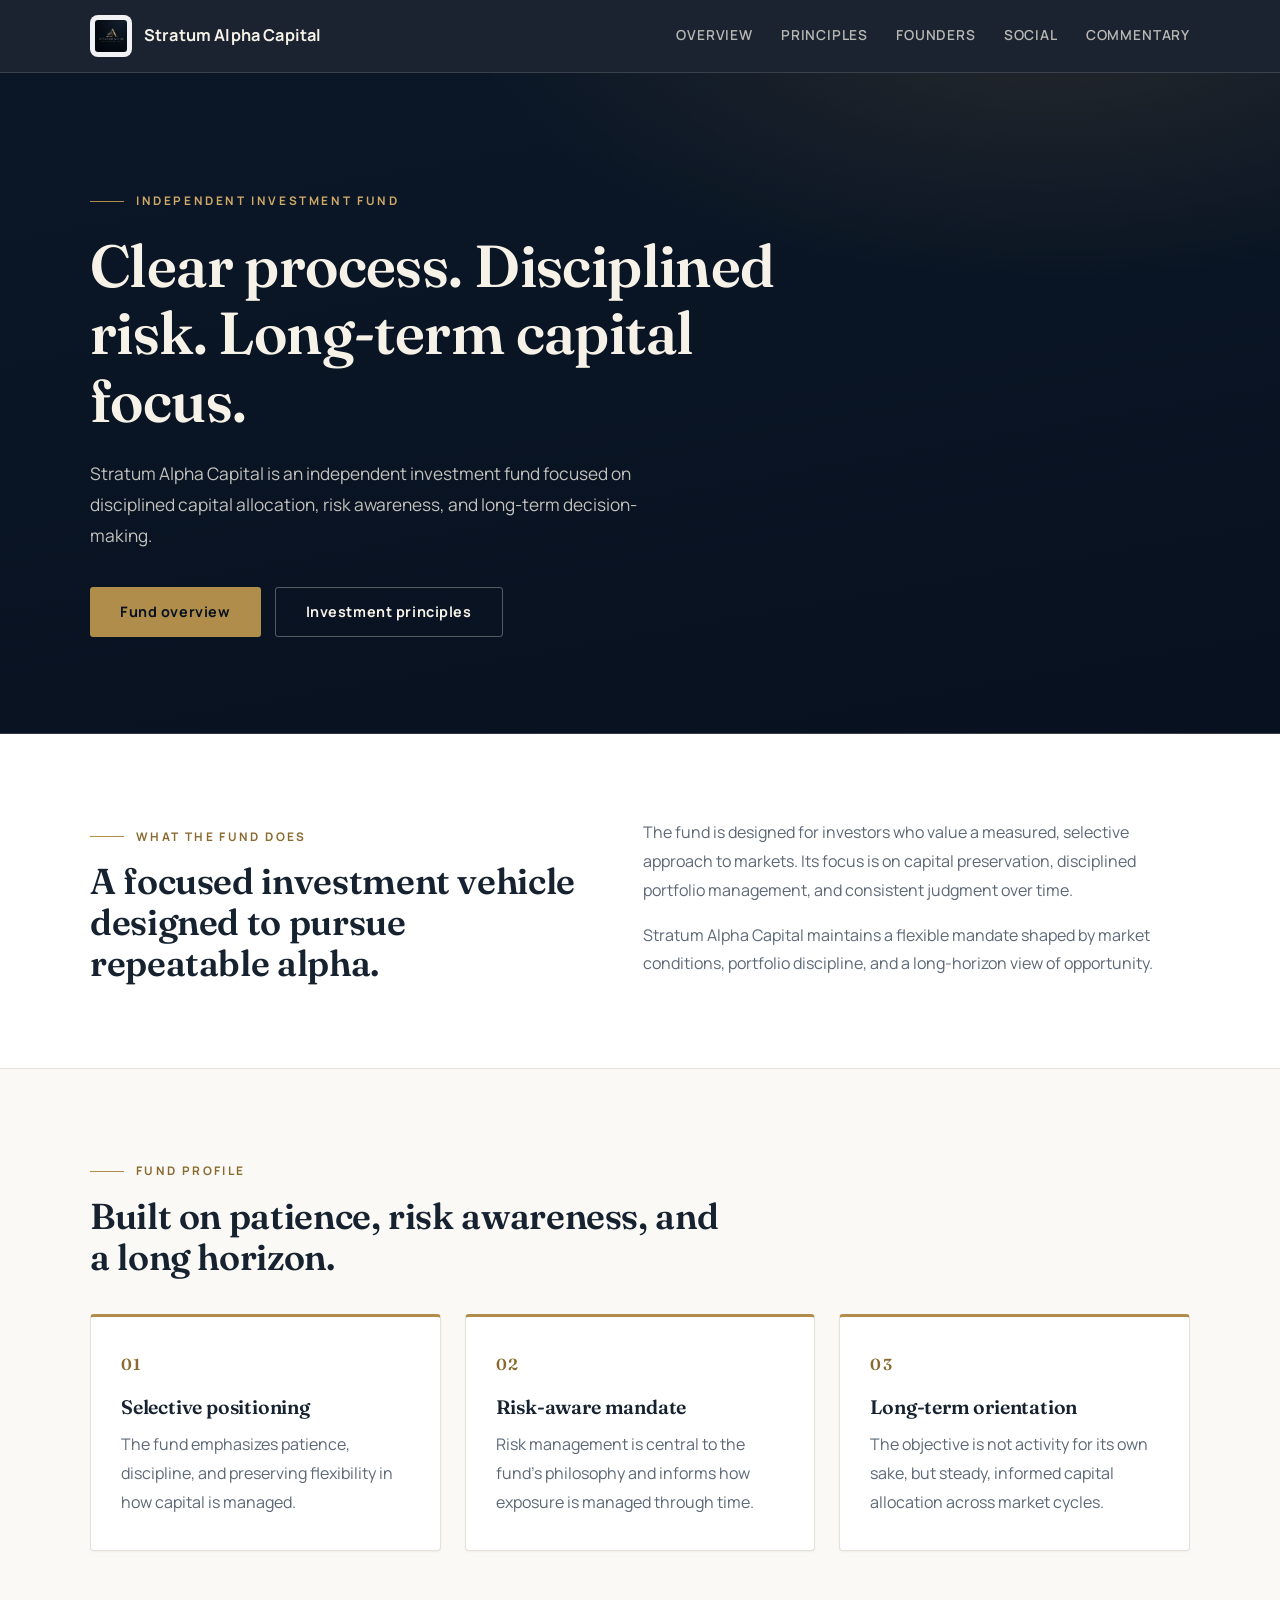
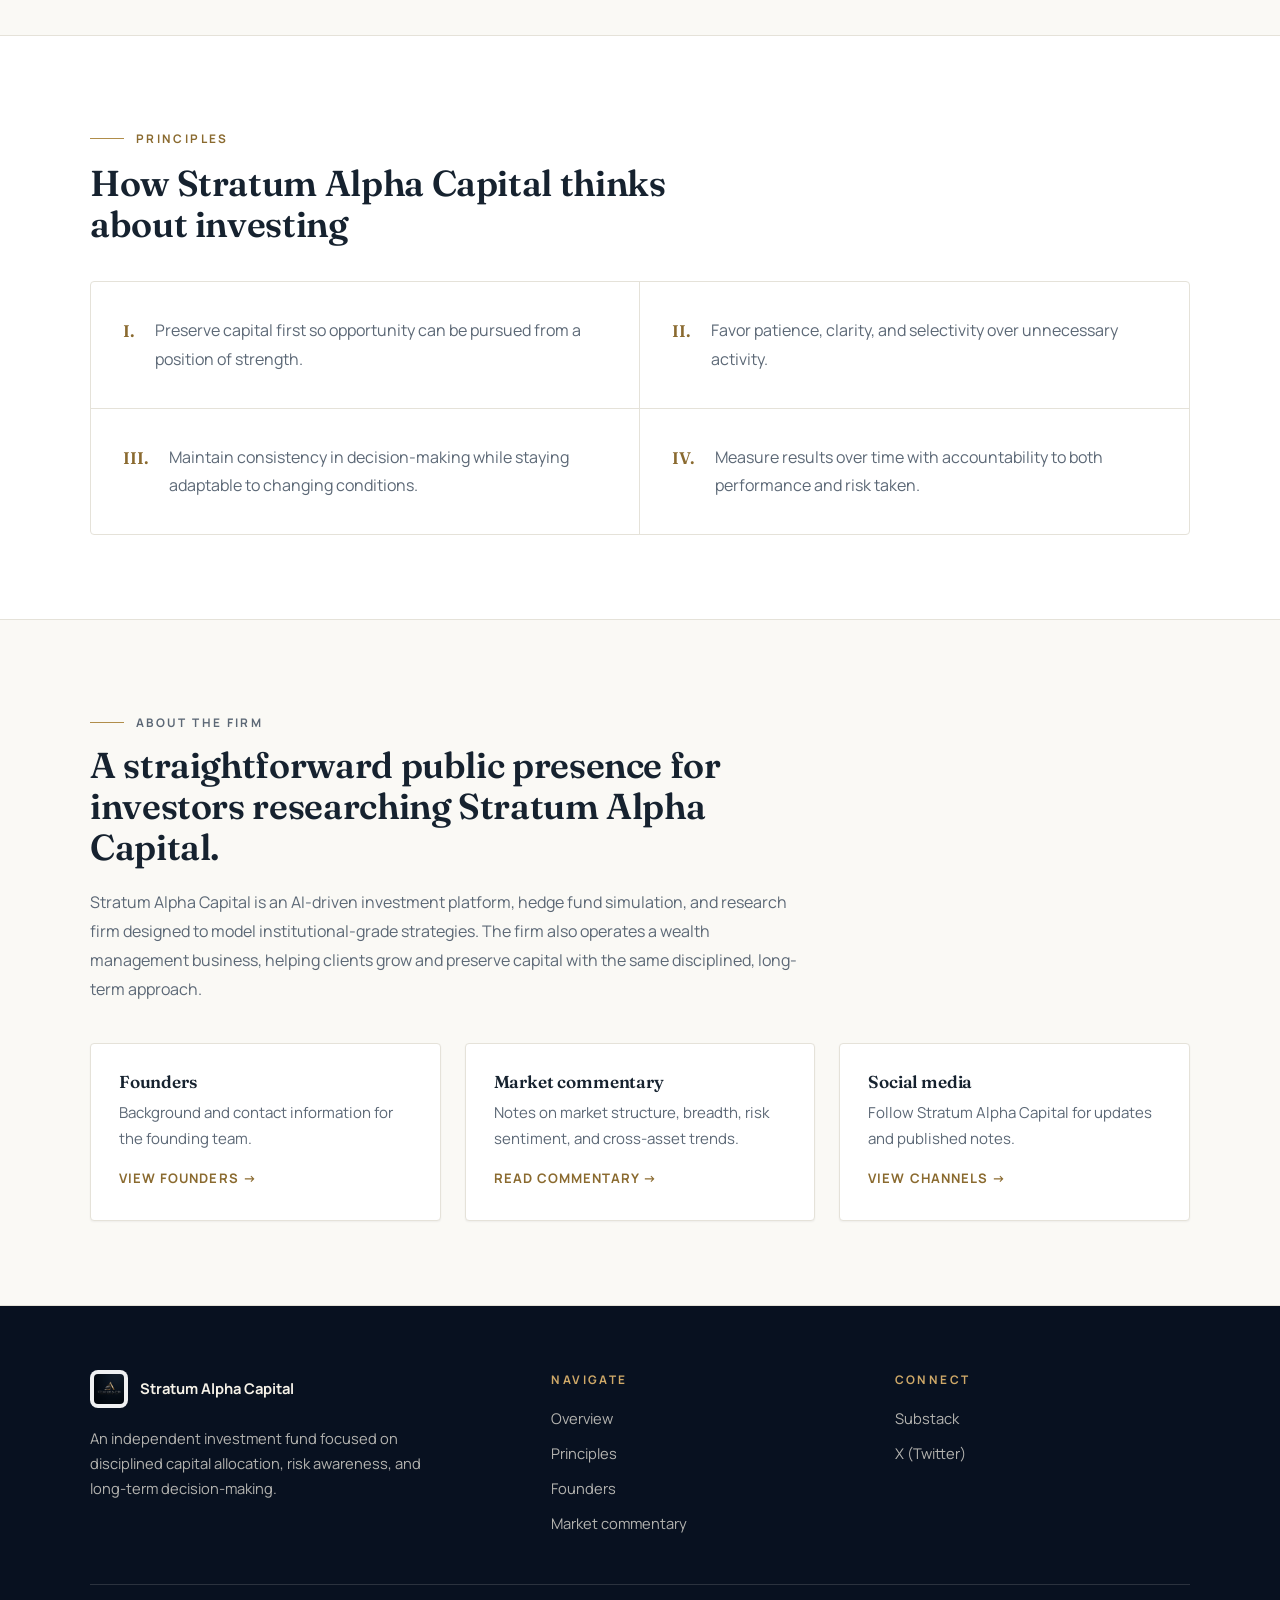
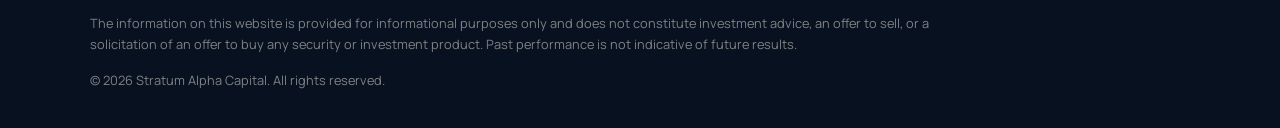
<file: index.html>
<!DOCTYPE html>
<html lang="en">
<head>
  <meta charset="UTF-8">
  <meta name="viewport" content="width=device-width, initial-scale=1.0">
  <title>Stratum Alpha Capital | Disciplined Investment Strategy</title>
  <meta
    name="description"
    content="Stratum Alpha Capital is a disciplined investment fund focused on research, risk management, and consistent decision-making across liquid markets."
  >
  <meta name="robots" content="index, follow">
  <meta name="theme-color" content="#081120">
  <meta property="og:title" content="Stratum Alpha Capital">
  <meta
    property="og:description"
    content="A disciplined investment fund focused on research, risk management, and repeatable capital allocation."
  >
  <meta property="og:type" content="website">
  <meta property="og:url" content="https://www.stratumalphacapital.com/">
  <link rel="canonical" href="https://www.stratumalphacapital.com/">
  <link rel="icon" href="favicon.ico" sizes="48x48">
  <link rel="icon" type="image/png" sizes="96x96" href="assets/favicon-96.png">
  <link rel="icon" type="image/png" sizes="192x192" href="assets/favicon-192.png">
  <link rel="apple-touch-icon" href="assets/apple-touch-icon.png">
  <link rel="preconnect" href="https://fonts.googleapis.com">
  <link rel="preconnect" href="https://fonts.gstatic.com" crossorigin>
  <link
    href="https://fonts.googleapis.com/css2?family=Fraunces:wght@500;600;700&family=Manrope:wght@400;500;600;700&display=swap"
    rel="stylesheet"
  >
  <link rel="stylesheet" href="styles.css?v=2">
  <script type="application/ld+json">
    {
      "@context": "https://schema.org",
      "@type": "Organization",
      "name": "Stratum Alpha Capital",
      "url": "https://www.stratumalphacapital.com/",
      "logo": "https://www.stratumalphacapital.com/assets/stratum-alpha-capital-logo.png",
      "description": "A disciplined investment fund focused on research, risk management, and repeatable capital allocation."
    }
  </script>
</head>
<body id="top">
  <header class="site-header">
    <nav class="topbar container" aria-label="Primary">
      <a class="brand" href="#top" aria-label="Stratum Alpha Capital home">
        <img src="assets/stratum-alpha-capital-logo.png" alt="Stratum Alpha Capital logo">
        <span>Stratum Alpha Capital</span>
      </a>
      <div class="nav-links">
        <a href="#overview">Overview</a>
        <a href="#principles">Principles</a>
        <a href="founders.html">Founders</a>
        <a href="social.html">Social</a>
        <a href="blog.html">Commentary</a>
      </div>
    </nav>
  </header>

  <section class="hero">
    <div class="container">
      <div class="hero-copy">
        <p class="eyebrow">Independent investment fund</p>
        <h1>Clear process. Disciplined risk. <span class="nowrap">Long-term</span> capital focus.</h1>
        <p class="lead">
          Stratum Alpha Capital is an independent investment fund focused on disciplined capital
          allocation, risk awareness, and long-term decision-making.
        </p>
        <div class="hero-actions">
          <a class="button button-primary" href="#overview">Fund overview</a>
          <a class="button button-secondary" href="#principles">Investment principles</a>
        </div>
      </div>
    </div>
  </section>

  <main>
    <section class="section section-alt" id="overview">
      <div class="container two-column">
        <div>
          <p class="section-label">What the fund does</p>
          <h2>A focused investment vehicle designed to pursue repeatable alpha.</h2>
        </div>
        <div class="body-copy">
          <p>
            The fund is designed for investors who value a measured, selective approach to markets.
            Its focus is on capital preservation, disciplined portfolio management, and consistent judgment over time.
          </p>
          <p>
            Stratum Alpha Capital maintains a flexible mandate shaped by market conditions, portfolio
            discipline, and a long-horizon view of opportunity.
          </p>
        </div>
      </div>
    </section>

    <section class="section">
      <div class="container">
        <div class="section-heading">
          <p class="section-label">Fund profile</p>
          <h2>Built on patience, risk awareness, and a long horizon.</h2>
        </div>
        <div class="grid-section">
          <article class="card">
            <span class="card-number">01</span>
            <h3>Selective positioning</h3>
            <p>
              The fund emphasizes patience, discipline, and preserving flexibility in how capital is managed.
            </p>
          </article>
          <article class="card">
            <span class="card-number">02</span>
            <h3>Risk-aware mandate</h3>
            <p>
              Risk management is central to the fund's philosophy and informs how exposure is managed through time.
            </p>
          </article>
          <article class="card">
            <span class="card-number">03</span>
            <h3>Long-term orientation</h3>
            <p>
              The objective is not activity for its own sake, but steady, informed capital allocation across market cycles.
            </p>
          </article>
        </div>
      </div>
    </section>

    <section class="section section-alt" id="principles">
      <div class="container">
        <div class="section-heading">
          <p class="section-label">Principles</p>
          <h2>How Stratum Alpha Capital thinks about investing</h2>
        </div>
        <div class="principles-list">
          <div>
            <span class="principle-number">I.</span>
            <p>Preserve capital first so opportunity can be pursued from a position of strength.</p>
          </div>
          <div>
            <span class="principle-number">II.</span>
            <p>Favor patience, clarity, and selectivity over unnecessary activity.</p>
          </div>
          <div>
            <span class="principle-number">III.</span>
            <p>Maintain consistency in decision-making while staying adaptable to changing conditions.</p>
          </div>
          <div>
            <span class="principle-number">IV.</span>
            <p>Measure results over time with accountability to both performance and risk taken.</p>
          </div>
        </div>
      </div>
    </section>

    <section class="section">
      <div class="container">
        <div class="closing-copy">
          <p class="section-label">About the firm</p>
          <h2>A straightforward public presence for investors researching Stratum Alpha Capital.</h2>
          <p style="margin-top: 20px;">
            Stratum Alpha Capital is an AI-driven investment platform, hedge fund simulation, and research
            firm designed to model institutional-grade strategies. The firm also operates a wealth
            management business, helping clients grow and preserve capital with the same disciplined,
            long-term approach.
          </p>
        </div>
        <div class="link-grid">
          <a class="link-card" href="founders.html">
            <h3>Founders</h3>
            <p>Background and contact information for the founding team.</p>
            <span class="link-card-cta">View founders &rarr;</span>
          </a>
          <a class="link-card" href="blog.html">
            <h3>Market commentary</h3>
            <p>Notes on market structure, breadth, risk sentiment, and cross-asset trends.</p>
            <span class="link-card-cta">Read commentary &rarr;</span>
          </a>
          <a class="link-card" href="social.html">
            <h3>Social media</h3>
            <p>Follow Stratum Alpha Capital for updates and published notes.</p>
            <span class="link-card-cta">View channels &rarr;</span>
          </a>
        </div>
      </div>
    </section>
  </main>

  <footer class="site-footer">
    <div class="container">
      <div class="footer-main">
        <div>
          <div class="footer-brand">
            <img src="assets/stratum-alpha-capital-logo.png" alt="Stratum Alpha Capital logo">
            <span>Stratum Alpha Capital</span>
          </div>
          <p class="footer-tagline">
            An independent investment fund focused on disciplined capital allocation,
            risk awareness, and long-term decision-making.
          </p>
        </div>
        <div>
          <p class="footer-heading">Navigate</p>
          <div class="footer-links">
            <a href="#overview">Overview</a>
            <a href="#principles">Principles</a>
            <a href="founders.html">Founders</a>
            <a href="blog.html">Market commentary</a>
          </div>
        </div>
        <div>
          <p class="footer-heading">Connect</p>
          <div class="footer-links">
            <a href="https://substack.com/@stratumalphacapital" target="_blank" rel="noopener noreferrer">Substack</a>
            <a href="https://x.com/StratumAlphaCap" target="_blank" rel="noopener noreferrer">X (Twitter)</a>
          </div>
        </div>
      </div>
      <div class="footer-legal">
        <p class="footer-disclaimer">
          The information on this website is provided for informational purposes only and does not
          constitute investment advice, an offer to sell, or a solicitation of an offer to buy any
          security or investment product. Past performance is not indicative of future results.
        </p>
        <p class="footer-copyright">&copy; 2026 Stratum Alpha Capital. All rights reserved.</p>
      </div>
    </div>
  </footer>
</body>
</html>
</file>
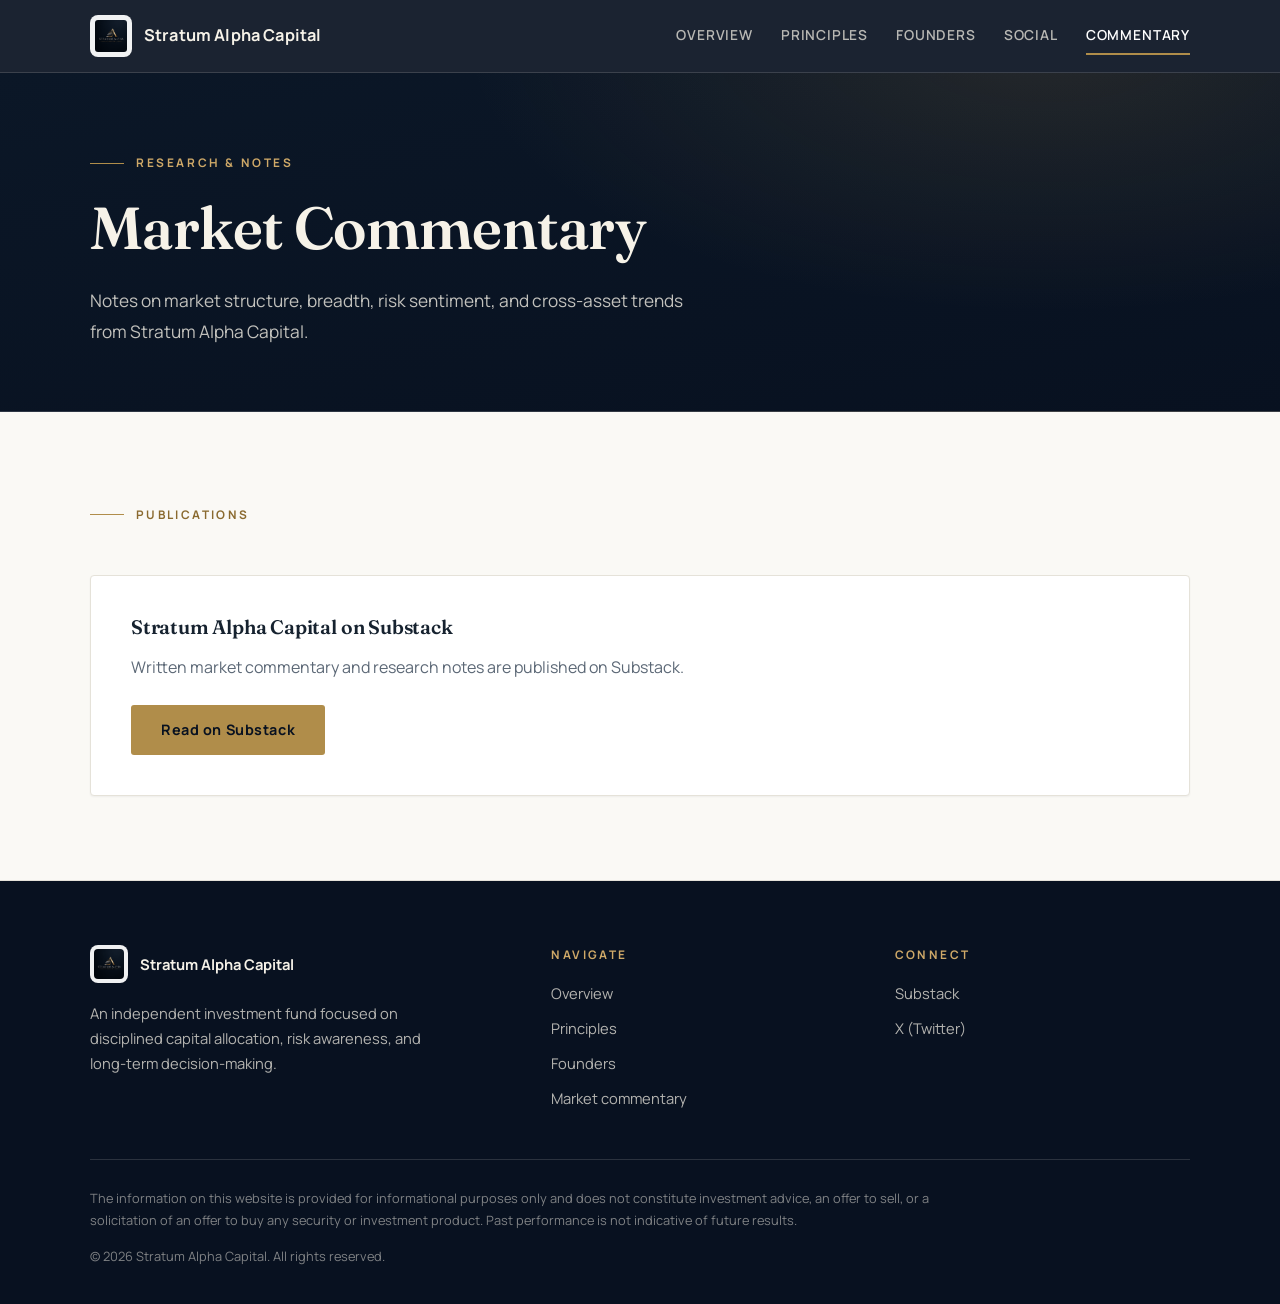
<file: blog.html>
<!DOCTYPE html>
<html lang="en">
<head>
  <meta charset="UTF-8">
  <meta name="viewport" content="width=device-width, initial-scale=1.0">
  <title>Market Commentary | Stratum Alpha Capital</title>
  <meta
    name="description"
    content="Market commentary and research notes from Stratum Alpha Capital."
  >
  <meta name="robots" content="index, follow">
  <meta name="theme-color" content="#081120">
  <link rel="canonical" href="https://www.stratumalphacapital.com/blog.html">
  <link rel="icon" href="favicon.ico" sizes="48x48">
  <link rel="icon" type="image/png" sizes="96x96" href="assets/favicon-96.png">
  <link rel="icon" type="image/png" sizes="192x192" href="assets/favicon-192.png">
  <link rel="apple-touch-icon" href="assets/apple-touch-icon.png">
  <link rel="preconnect" href="https://fonts.googleapis.com">
  <link rel="preconnect" href="https://fonts.gstatic.com" crossorigin>
  <link
    href="https://fonts.googleapis.com/css2?family=Fraunces:wght@500;600;700&family=Manrope:wght@400;500;600;700&display=swap"
    rel="stylesheet"
  >
  <link rel="stylesheet" href="styles.css?v=2">
</head>
<body>
  <header class="site-header">
    <nav class="topbar container" aria-label="Primary">
      <a class="brand" href="index.html" aria-label="Stratum Alpha Capital home">
        <img src="assets/stratum-alpha-capital-logo.png" alt="Stratum Alpha Capital logo">
        <span>Stratum Alpha Capital</span>
      </a>
      <div class="nav-links">
        <a href="index.html#overview">Overview</a>
        <a href="index.html#principles">Principles</a>
        <a href="founders.html">Founders</a>
        <a href="social.html">Social</a>
        <a href="blog.html" aria-current="page">Commentary</a>
      </div>
    </nav>
  </header>

  <section class="hero">
    <div class="container">
      <div class="hero-copy hero-compact">
        <p class="eyebrow">Research &amp; notes</p>
        <h1>Market Commentary</h1>
        <p class="lead">
          Notes on market structure, breadth, risk sentiment, and cross-asset trends from Stratum Alpha Capital.
        </p>
      </div>
    </div>
  </section>

  <main>
    <section class="section">
      <div class="container">
        <div class="section-heading">
          <p class="section-label">Publications</p>
        </div>
        <article class="blog-post-card">
          <div class="blog-post-copy">
            <h3>Stratum Alpha Capital on Substack</h3>
            <p class="blog-post-summary">
              Written market commentary and research notes are published on Substack.
            </p>
            <p style="margin: 24px 0 0;">
              <a
                class="button button-primary"
                href="https://substack.com/@stratumalphacapital"
                target="_blank"
                rel="noopener noreferrer"
              >Read on Substack</a>
            </p>
          </div>
        </article>
      </div>
    </section>
  </main>

  <footer class="site-footer">
    <div class="container">
      <div class="footer-main">
        <div>
          <div class="footer-brand">
            <img src="assets/stratum-alpha-capital-logo.png" alt="Stratum Alpha Capital logo">
            <span>Stratum Alpha Capital</span>
          </div>
          <p class="footer-tagline">
            An independent investment fund focused on disciplined capital allocation,
            risk awareness, and long-term decision-making.
          </p>
        </div>
        <div>
          <p class="footer-heading">Navigate</p>
          <div class="footer-links">
            <a href="index.html#overview">Overview</a>
            <a href="index.html#principles">Principles</a>
            <a href="founders.html">Founders</a>
            <a href="blog.html">Market commentary</a>
          </div>
        </div>
        <div>
          <p class="footer-heading">Connect</p>
          <div class="footer-links">
            <a href="https://substack.com/@stratumalphacapital" target="_blank" rel="noopener noreferrer">Substack</a>
            <a href="https://x.com/StratumAlphaCap" target="_blank" rel="noopener noreferrer">X (Twitter)</a>
          </div>
        </div>
      </div>
      <div class="footer-legal">
        <p class="footer-disclaimer">
          The information on this website is provided for informational purposes only and does not
          constitute investment advice, an offer to sell, or a solicitation of an offer to buy any
          security or investment product. Past performance is not indicative of future results.
        </p>
        <p class="footer-copyright">&copy; 2026 Stratum Alpha Capital. All rights reserved.</p>
      </div>
    </div>
  </footer>
</body>
</html>
</file>
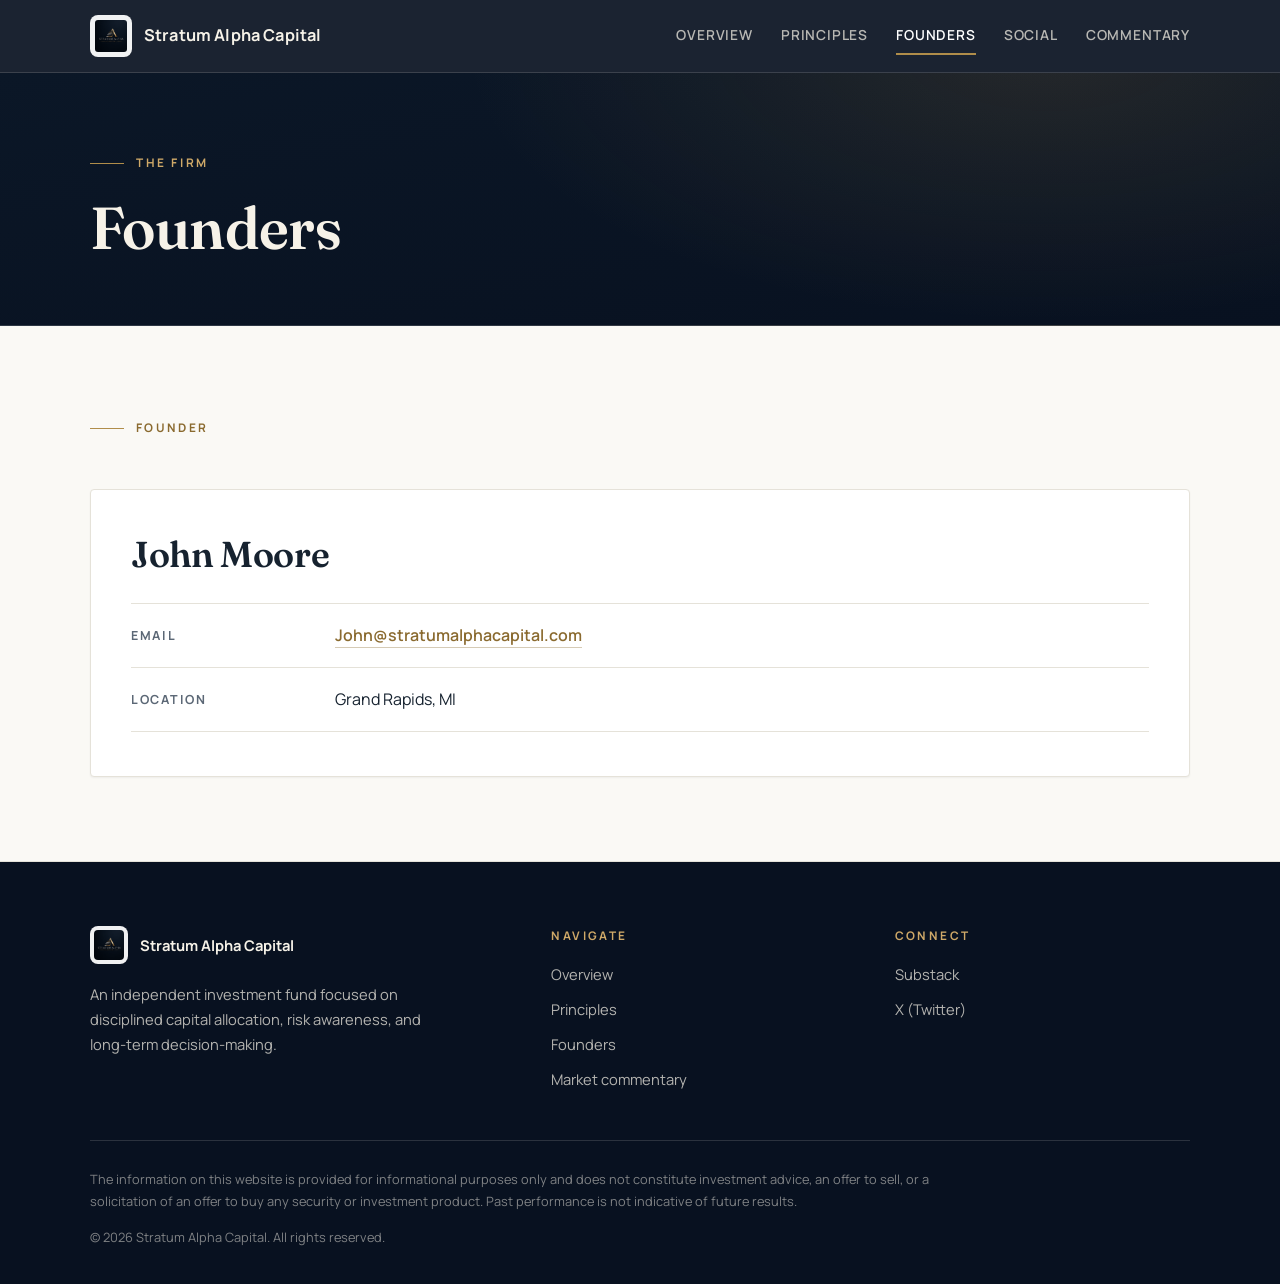
<file: founders.html>
<!DOCTYPE html>
<html lang="en">
<head>
  <meta charset="UTF-8">
  <meta name="viewport" content="width=device-width, initial-scale=1.0">
  <title>Founders | Stratum Alpha Capital</title>
  <meta
    name="description"
    content="Founders information for Stratum Alpha Capital."
  >
  <meta name="robots" content="index, follow">
  <meta name="theme-color" content="#081120">
  <link rel="canonical" href="https://www.stratumalphacapital.com/founders.html">
  <link rel="icon" href="favicon.ico" sizes="48x48">
  <link rel="icon" type="image/png" sizes="96x96" href="assets/favicon-96.png">
  <link rel="icon" type="image/png" sizes="192x192" href="assets/favicon-192.png">
  <link rel="apple-touch-icon" href="assets/apple-touch-icon.png">
  <link rel="preconnect" href="https://fonts.googleapis.com">
  <link rel="preconnect" href="https://fonts.gstatic.com" crossorigin>
  <link
    href="https://fonts.googleapis.com/css2?family=Fraunces:wght@500;600;700&family=Manrope:wght@400;500;600;700&display=swap"
    rel="stylesheet"
  >
  <link rel="stylesheet" href="styles.css?v=2">
</head>
<body>
  <header class="site-header">
    <nav class="topbar container" aria-label="Primary">
      <a class="brand" href="index.html" aria-label="Stratum Alpha Capital home">
        <img src="assets/stratum-alpha-capital-logo.png" alt="Stratum Alpha Capital logo">
        <span>Stratum Alpha Capital</span>
      </a>
      <div class="nav-links">
        <a href="index.html#overview">Overview</a>
        <a href="index.html#principles">Principles</a>
        <a href="founders.html" aria-current="page">Founders</a>
        <a href="social.html">Social</a>
        <a href="blog.html">Commentary</a>
      </div>
    </nav>
  </header>

  <section class="hero">
    <div class="container">
      <div class="hero-copy hero-compact">
        <p class="eyebrow">The firm</p>
        <h1>Founders</h1>
      </div>
    </div>
  </section>

  <main>
    <section class="section" id="founder-profile">
      <div class="container">
        <div class="section-heading">
          <p class="section-label">Founder</p>
        </div>
        <div class="detail-panel">
          <h2>John Moore</h2>
          <div class="detail-list">
            <div>
              <span class="detail-term">Email</span>
              <p class="detail-value">
                <a class="text-link" href="mailto:John@stratumalphacapital.com">John@stratumalphacapital.com</a>
              </p>
            </div>
            <div>
              <span class="detail-term">Location</span>
              <p class="detail-value">Grand Rapids, MI</p>
            </div>
          </div>
        </div>
      </div>
    </section>
  </main>

  <footer class="site-footer">
    <div class="container">
      <div class="footer-main">
        <div>
          <div class="footer-brand">
            <img src="assets/stratum-alpha-capital-logo.png" alt="Stratum Alpha Capital logo">
            <span>Stratum Alpha Capital</span>
          </div>
          <p class="footer-tagline">
            An independent investment fund focused on disciplined capital allocation,
            risk awareness, and long-term decision-making.
          </p>
        </div>
        <div>
          <p class="footer-heading">Navigate</p>
          <div class="footer-links">
            <a href="index.html#overview">Overview</a>
            <a href="index.html#principles">Principles</a>
            <a href="founders.html">Founders</a>
            <a href="blog.html">Market commentary</a>
          </div>
        </div>
        <div>
          <p class="footer-heading">Connect</p>
          <div class="footer-links">
            <a href="https://substack.com/@stratumalphacapital" target="_blank" rel="noopener noreferrer">Substack</a>
            <a href="https://x.com/StratumAlphaCap" target="_blank" rel="noopener noreferrer">X (Twitter)</a>
          </div>
        </div>
      </div>
      <div class="footer-legal">
        <p class="footer-disclaimer">
          The information on this website is provided for informational purposes only and does not
          constitute investment advice, an offer to sell, or a solicitation of an offer to buy any
          security or investment product. Past performance is not indicative of future results.
        </p>
        <p class="footer-copyright">&copy; 2026 Stratum Alpha Capital. All rights reserved.</p>
      </div>
    </div>
  </footer>
</body>
</html>
</file>
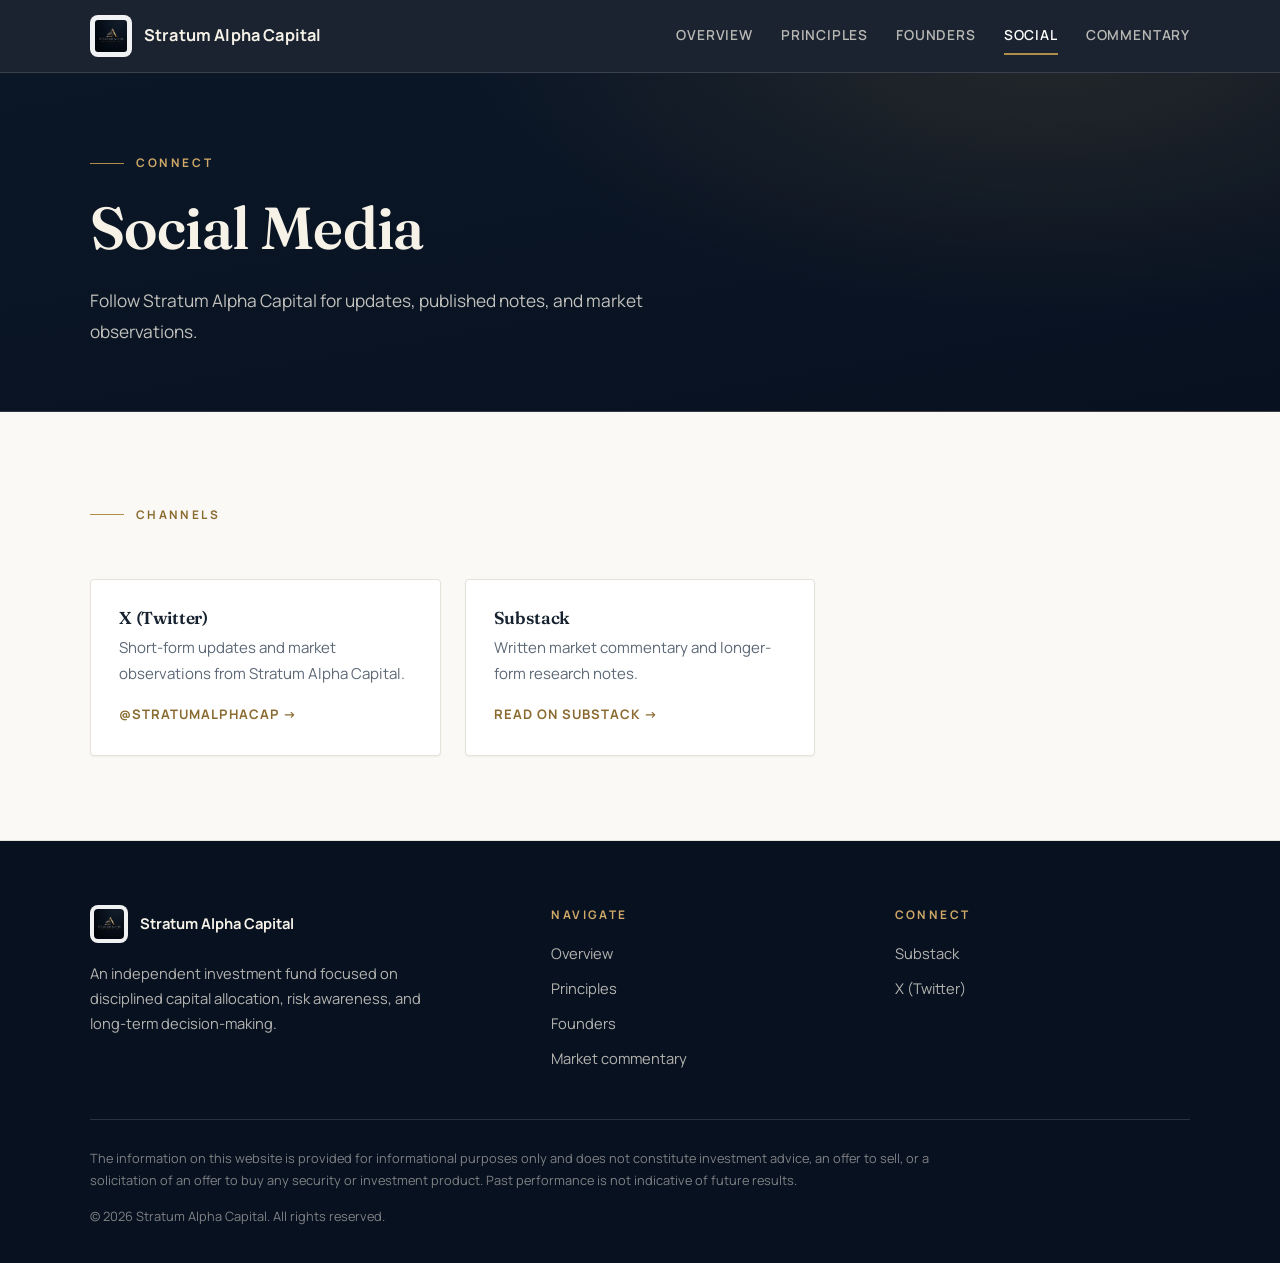
<file: social.html>
<!DOCTYPE html>
<html lang="en">
<head>
  <meta charset="UTF-8">
  <meta name="viewport" content="width=device-width, initial-scale=1.0">
  <title>Social Media | Stratum Alpha Capital</title>
  <meta
    name="description"
    content="Social media links for Stratum Alpha Capital."
  >
  <meta name="robots" content="index, follow">
  <meta name="theme-color" content="#081120">
  <link rel="canonical" href="https://www.stratumalphacapital.com/social.html">
  <link rel="icon" href="favicon.ico" sizes="48x48">
  <link rel="icon" type="image/png" sizes="96x96" href="assets/favicon-96.png">
  <link rel="icon" type="image/png" sizes="192x192" href="assets/favicon-192.png">
  <link rel="apple-touch-icon" href="assets/apple-touch-icon.png">
  <link rel="preconnect" href="https://fonts.googleapis.com">
  <link rel="preconnect" href="https://fonts.gstatic.com" crossorigin>
  <link
    href="https://fonts.googleapis.com/css2?family=Fraunces:wght@500;600;700&family=Manrope:wght@400;500;600;700&display=swap"
    rel="stylesheet"
  >
  <link rel="stylesheet" href="styles.css?v=2">
</head>
<body>
  <header class="site-header">
    <nav class="topbar container" aria-label="Primary">
      <a class="brand" href="index.html" aria-label="Stratum Alpha Capital home">
        <img src="assets/stratum-alpha-capital-logo.png" alt="Stratum Alpha Capital logo">
        <span>Stratum Alpha Capital</span>
      </a>
      <div class="nav-links">
        <a href="index.html#overview">Overview</a>
        <a href="index.html#principles">Principles</a>
        <a href="founders.html">Founders</a>
        <a href="social.html" aria-current="page">Social</a>
        <a href="blog.html">Commentary</a>
      </div>
    </nav>
  </header>

  <section class="hero">
    <div class="container">
      <div class="hero-copy hero-compact">
        <p class="eyebrow">Connect</p>
        <h1>Social Media</h1>
        <p class="lead">
          Follow Stratum Alpha Capital for updates, published notes, and market observations.
        </p>
      </div>
    </div>
  </section>

  <main>
    <section class="section" id="social-profile">
      <div class="container">
        <div class="section-heading">
          <p class="section-label">Channels</p>
        </div>
        <div class="link-grid">
          <a
            class="link-card"
            href="https://x.com/StratumAlphaCap"
            target="_blank"
            rel="noopener noreferrer"
          >
            <h3>X (Twitter)</h3>
            <p>Short-form updates and market observations from Stratum Alpha Capital.</p>
            <span class="link-card-cta">@StratumAlphaCap &rarr;</span>
          </a>
          <a
            class="link-card"
            href="https://substack.com/@stratumalphacapital"
            target="_blank"
            rel="noopener noreferrer"
          >
            <h3>Substack</h3>
            <p>Written market commentary and longer-form research notes.</p>
            <span class="link-card-cta">Read on Substack &rarr;</span>
          </a>
        </div>
      </div>
    </section>
  </main>

  <footer class="site-footer">
    <div class="container">
      <div class="footer-main">
        <div>
          <div class="footer-brand">
            <img src="assets/stratum-alpha-capital-logo.png" alt="Stratum Alpha Capital logo">
            <span>Stratum Alpha Capital</span>
          </div>
          <p class="footer-tagline">
            An independent investment fund focused on disciplined capital allocation,
            risk awareness, and long-term decision-making.
          </p>
        </div>
        <div>
          <p class="footer-heading">Navigate</p>
          <div class="footer-links">
            <a href="index.html#overview">Overview</a>
            <a href="index.html#principles">Principles</a>
            <a href="founders.html">Founders</a>
            <a href="blog.html">Market commentary</a>
          </div>
        </div>
        <div>
          <p class="footer-heading">Connect</p>
          <div class="footer-links">
            <a href="https://substack.com/@stratumalphacapital" target="_blank" rel="noopener noreferrer">Substack</a>
            <a href="https://x.com/StratumAlphaCap" target="_blank" rel="noopener noreferrer">X (Twitter)</a>
          </div>
        </div>
      </div>
      <div class="footer-legal">
        <p class="footer-disclaimer">
          The information on this website is provided for informational purposes only and does not
          constitute investment advice, an offer to sell, or a solicitation of an offer to buy any
          security or investment product. Past performance is not indicative of future results.
        </p>
        <p class="footer-copyright">&copy; 2026 Stratum Alpha Capital. All rights reserved.</p>
      </div>
    </div>
  </footer>
</body>
</html>
</file>
<file: styles.css>
:root {
  --navy-950: #081120;
  --navy-900: #0b1727;
  --navy-800: #102138;
  --navy-700: #1a3354;
  --paper: #faf9f5;
  --surface: #ffffff;
  --ink: #16222f;
  --muted: #5c6876;
  --line: #e5e2d9;
  --line-dark: rgba(250, 248, 240, 0.14);
  --gold: #b08d4a;
  --gold-deep: #8a6a2f;
  --gold-soft: rgba(176, 141, 74, 0.14);
  --cream: #f5efe2;
  --shadow-sm: 0 1px 2px rgba(11, 23, 39, 0.05);
  --shadow-md: 0 10px 30px rgba(11, 23, 39, 0.1);
}

* {
  box-sizing: border-box;
}

html {
  scroll-behavior: smooth;
}

body {
  margin: 0;
  font-family: "Manrope", "Segoe UI", sans-serif;
  font-size: 1rem;
  line-height: 1.7;
  color: var(--ink);
  background: var(--paper);
  -webkit-font-smoothing: antialiased;
}

img {
  display: block;
  max-width: 100%;
}

a {
  color: inherit;
  text-decoration: none;
}

.container {
  width: calc(100% - 48px);
  max-width: 1100px;
  margin: 0 auto;
}

.nowrap {
  white-space: nowrap;
}

/* ---------- Header ---------- */

.site-header {
  position: sticky;
  top: 0;
  z-index: 20;
  background: rgba(8, 17, 32, 0.92);
  -webkit-backdrop-filter: blur(10px);
  backdrop-filter: blur(10px);
  border-bottom: 1px solid var(--line-dark);
  color: #f6f2e8;
}

.topbar {
  display: flex;
  align-items: center;
  justify-content: space-between;
  gap: 24px;
  min-height: 72px;
  padding: 10px 0;
}

.brand {
  display: inline-flex;
  align-items: center;
  gap: 12px;
  font-weight: 700;
  font-size: 1.02rem;
  letter-spacing: 0.01em;
  white-space: nowrap;
}

.brand img {
  width: 42px;
  height: 42px;
  object-fit: contain;
  border-radius: 8px;
  background: rgba(255, 255, 255, 0.94);
  padding: 5px;
}

.nav-links {
  display: flex;
  align-items: center;
  gap: 28px;
  font-size: 0.86rem;
  font-weight: 600;
  letter-spacing: 0.06em;
  text-transform: uppercase;
  color: rgba(246, 242, 232, 0.72);
}

.nav-links a {
  padding: 6px 0;
  border-bottom: 2px solid transparent;
  transition: color 160ms ease, border-color 160ms ease;
}

.nav-links a:hover {
  color: #ffffff;
}

.nav-links a[aria-current="page"] {
  color: #ffffff;
  border-bottom-color: var(--gold);
}

/* ---------- Hero ---------- */

.hero {
  position: relative;
  overflow: hidden;
  background:
    radial-gradient(900px 420px at 82% -10%, rgba(176, 141, 74, 0.16), transparent 65%),
    linear-gradient(170deg, var(--navy-900) 0%, var(--navy-950) 100%);
  color: #f6f2e8;
  border-bottom: 1px solid var(--line-dark);
}

.hero-copy {
  position: relative;
  z-index: 1;
  max-width: 760px;
  padding: 110px 0 96px;
}

.hero-copy.hero-compact {
  padding: 72px 0 64px;
}

.eyebrow {
  display: inline-flex;
  align-items: center;
  gap: 12px;
  margin: 0 0 20px;
  text-transform: uppercase;
  letter-spacing: 0.22em;
  font-size: 0.74rem;
  font-weight: 700;
  color: #cfa968;
}

.eyebrow::before {
  content: "";
  width: 34px;
  height: 1px;
  background: var(--gold);
}

h1,
h2,
h3 {
  margin: 0;
  font-family: "Fraunces", Georgia, serif;
  font-weight: 600;
  line-height: 1.14;
  letter-spacing: -0.01em;
}

h1 {
  font-size: 3rem;
  font-size: clamp(2.3rem, 5vw, 3.7rem);
}

h2 {
  font-size: 2rem;
  font-size: clamp(1.6rem, 3vw, 2.25rem);
}

h3 {
  font-size: 1.22rem;
}

.lead {
  max-width: 600px;
  margin: 24px 0 0;
  font-size: 1.08rem;
  line-height: 1.8;
  color: rgba(246, 242, 232, 0.78);
}

.hero-actions {
  display: flex;
  flex-wrap: wrap;
  gap: 14px;
  margin-top: 36px;
}

.button {
  display: inline-flex;
  align-items: center;
  justify-content: center;
  min-height: 50px;
  padding: 0 30px;
  border-radius: 3px;
  font-weight: 700;
  font-size: 0.9rem;
  letter-spacing: 0.04em;
  transition: background-color 160ms ease, color 160ms ease, border-color 160ms ease;
}

.button-primary {
  background: var(--gold);
  color: var(--navy-950);
}

.button-primary:hover {
  background: #c29d58;
}

.button-secondary {
  border: 1px solid rgba(246, 242, 232, 0.32);
  color: #f6f2e8;
}

.button-secondary:hover {
  border-color: rgba(246, 242, 232, 0.7);
  background: rgba(246, 242, 232, 0.06);
}

/* ---------- Sections ---------- */

.section {
  padding: 84px 0;
  border-bottom: 1px solid var(--line);
}

.section-alt {
  background: var(--surface);
}

.section-heading {
  margin-bottom: 36px;
}

.section-label {
  display: inline-flex;
  align-items: center;
  gap: 12px;
  margin: 0 0 14px;
  text-transform: uppercase;
  letter-spacing: 0.2em;
  font-size: 0.74rem;
  font-weight: 700;
  color: var(--gold-deep);
}

.section-label::before {
  content: "";
  width: 34px;
  height: 1px;
  background: var(--gold);
}

.section-heading h2 {
  max-width: 640px;
}

.body-copy p,
.card p,
.closing-copy p,
.principles-list p {
  margin: 0 0 1em;
  color: var(--muted);
  line-height: 1.8;
}

.body-copy p:last-child,
.card p:last-child,
.closing-copy p:last-child,
.principles-list p:last-child {
  margin-bottom: 0;
}

.two-column {
  display: grid;
  grid-template-columns: 1fr 1.1fr;
  gap: 56px;
  align-items: start;
}

.text-link {
  color: var(--gold-deep);
  font-weight: 600;
  border-bottom: 1px solid rgba(138, 106, 47, 0.35);
  padding-bottom: 1px;
  transition: color 160ms ease, border-color 160ms ease;
}

.text-link:hover {
  color: var(--navy-800);
  border-bottom-color: var(--navy-800);
}

/* ---------- Cards ---------- */

.grid-section {
  display: grid;
  grid-template-columns: repeat(3, minmax(0, 1fr));
  gap: 24px;
}

.card {
  position: relative;
  padding: 34px 30px;
  background: var(--surface);
  border: 1px solid var(--line);
  border-top: 3px solid var(--gold);
  border-radius: 4px;
  box-shadow: var(--shadow-sm);
  transition: box-shadow 200ms ease, transform 200ms ease;
}

.card:hover {
  transform: translateY(-3px);
  box-shadow: var(--shadow-md);
}

.card-number {
  display: block;
  margin-bottom: 18px;
  font-family: "Fraunces", Georgia, serif;
  font-size: 1rem;
  font-weight: 600;
  color: var(--gold-deep);
  letter-spacing: 0.08em;
}

.card h3 {
  margin-bottom: 12px;
}

/* ---------- Principles ---------- */

.principles-list {
  display: grid;
  grid-template-columns: repeat(2, minmax(0, 1fr));
  gap: 0;
  border: 1px solid var(--line);
  border-radius: 4px;
  background: var(--surface);
  overflow: hidden;
}

.principles-list > div {
  display: flex;
  gap: 20px;
  padding: 34px 32px;
  border-bottom: 1px solid var(--line);
}

.principles-list > div:nth-child(odd) {
  border-right: 1px solid var(--line);
}

.principles-list > div:nth-last-child(-n + 2) {
  border-bottom: none;
}

.principle-number {
  flex-shrink: 0;
  font-family: "Fraunces", Georgia, serif;
  font-size: 1.05rem;
  font-weight: 600;
  color: var(--gold-deep);
  line-height: 1.8;
}

/* ---------- Closing / link cards ---------- */

.closing-copy {
  max-width: 720px;
}

.link-grid {
  display: grid;
  grid-template-columns: repeat(3, minmax(0, 1fr));
  gap: 24px;
  margin-top: 40px;
}

.link-card {
  display: block;
  padding: 28px;
  background: var(--surface);
  border: 1px solid var(--line);
  border-radius: 4px;
  box-shadow: var(--shadow-sm);
  transition: box-shadow 200ms ease, transform 200ms ease, border-color 200ms ease;
}

.link-card:hover {
  transform: translateY(-3px);
  border-color: var(--gold);
  box-shadow: var(--shadow-md);
}

.link-card h3 {
  margin-bottom: 8px;
  font-size: 1.08rem;
}

.link-card p {
  margin: 0;
  font-size: 0.94rem;
  color: var(--muted);
}

.link-card .link-card-cta {
  display: inline-block;
  margin-top: 16px;
  font-size: 0.82rem;
  font-weight: 700;
  letter-spacing: 0.08em;
  text-transform: uppercase;
  color: var(--gold-deep);
}

/* ---------- Detail rows (founders / contact) ---------- */

.detail-panel {
  background: var(--surface);
  border: 1px solid var(--line);
  border-radius: 4px;
  box-shadow: var(--shadow-sm);
  padding: 44px 40px;
}

.detail-list {
  margin: 28px 0 0;
  border-top: 1px solid var(--line);
}

.detail-list > div {
  display: grid;
  grid-template-columns: 180px 1fr;
  gap: 24px;
  padding: 18px 0;
  border-bottom: 1px solid var(--line);
}

.detail-term {
  font-size: 0.78rem;
  font-weight: 700;
  letter-spacing: 0.14em;
  text-transform: uppercase;
  color: var(--muted);
  padding-top: 3px;
}

.detail-value {
  margin: 0;
  color: var(--ink);
}

/* ---------- Blog ---------- */

.blog-post-list {
  display: grid;
  gap: 24px;
}

.blog-post-card {
  padding: 40px;
  background: var(--surface);
  border: 1px solid var(--line);
  border-radius: 4px;
  box-shadow: var(--shadow-sm);
}

.blog-post-copy {
  max-width: 780px;
}

.blog-post-summary {
  margin: 16px 0 0;
  color: var(--muted);
}

/* ---------- Footer ---------- */

.site-footer {
  background: var(--navy-950);
  color: rgba(246, 242, 232, 0.72);
  font-size: 0.92rem;
}

.footer-main {
  display: grid;
  grid-template-columns: 1.4fr 1fr 1fr;
  gap: 48px;
  padding: 64px 0 48px;
}

.footer-brand {
  display: flex;
  align-items: center;
  gap: 12px;
  margin-bottom: 18px;
  font-weight: 700;
  color: #f6f2e8;
}

.footer-brand img {
  width: 38px;
  height: 38px;
  object-fit: contain;
  border-radius: 8px;
  background: rgba(255, 255, 255, 0.94);
  padding: 4px;
}

.footer-tagline {
  margin: 0;
  max-width: 340px;
  line-height: 1.7;
}

.footer-heading {
  margin: 0 0 16px;
  font-size: 0.74rem;
  font-weight: 700;
  letter-spacing: 0.2em;
  text-transform: uppercase;
  color: #cfa968;
}

.footer-links {
  display: grid;
  gap: 10px;
}

.footer-links a {
  transition: color 160ms ease;
}

.footer-links a:hover {
  color: #ffffff;
}

.footer-legal {
  border-top: 1px solid var(--line-dark);
  padding: 28px 0 36px;
}

.footer-disclaimer {
  margin: 0 0 14px;
  font-size: 0.8rem;
  line-height: 1.7;
  color: rgba(246, 242, 232, 0.5);
  max-width: 860px;
}

.footer-copyright {
  margin: 0;
  font-size: 0.8rem;
  color: rgba(246, 242, 232, 0.5);
}

/* ---------- Responsive ---------- */

@media (max-width: 900px) {
  .two-column,
  .grid-section,
  .link-grid {
    grid-template-columns: 1fr;
  }

  .two-column {
    gap: 28px;
  }

  .principles-list {
    grid-template-columns: 1fr;
  }

  .principles-list > div:nth-child(odd) {
    border-right: none;
  }

  .principles-list > div:nth-last-child(-n + 2) {
    border-bottom: 1px solid var(--line);
  }

  .principles-list > div:last-child {
    border-bottom: none;
  }

  .footer-main {
    grid-template-columns: 1fr;
    gap: 36px;
  }

  .topbar {
    flex-wrap: wrap;
    justify-content: flex-start;
    padding: 14px 0;
  }

  .nav-links {
    flex-wrap: wrap;
    gap: 16px 22px;
  }

  .hero-copy {
    padding: 72px 0 64px;
  }

  .section {
    padding: 60px 0;
  }
}

@media (max-width: 640px) {
  .container {
    width: calc(100% - 32px);
    max-width: 1100px;
  }

  .hero-copy {
    padding: 56px 0 52px;
  }

  .hero-copy.hero-compact {
    padding: 44px 0 40px;
  }

  .button {
    width: 100%;
  }

  .detail-panel {
    padding: 30px 24px;
  }

  .detail-list > div {
    grid-template-columns: 1fr;
    gap: 4px;
  }

  .blog-post-card {
    padding: 28px 24px;
  }
}
</file>
